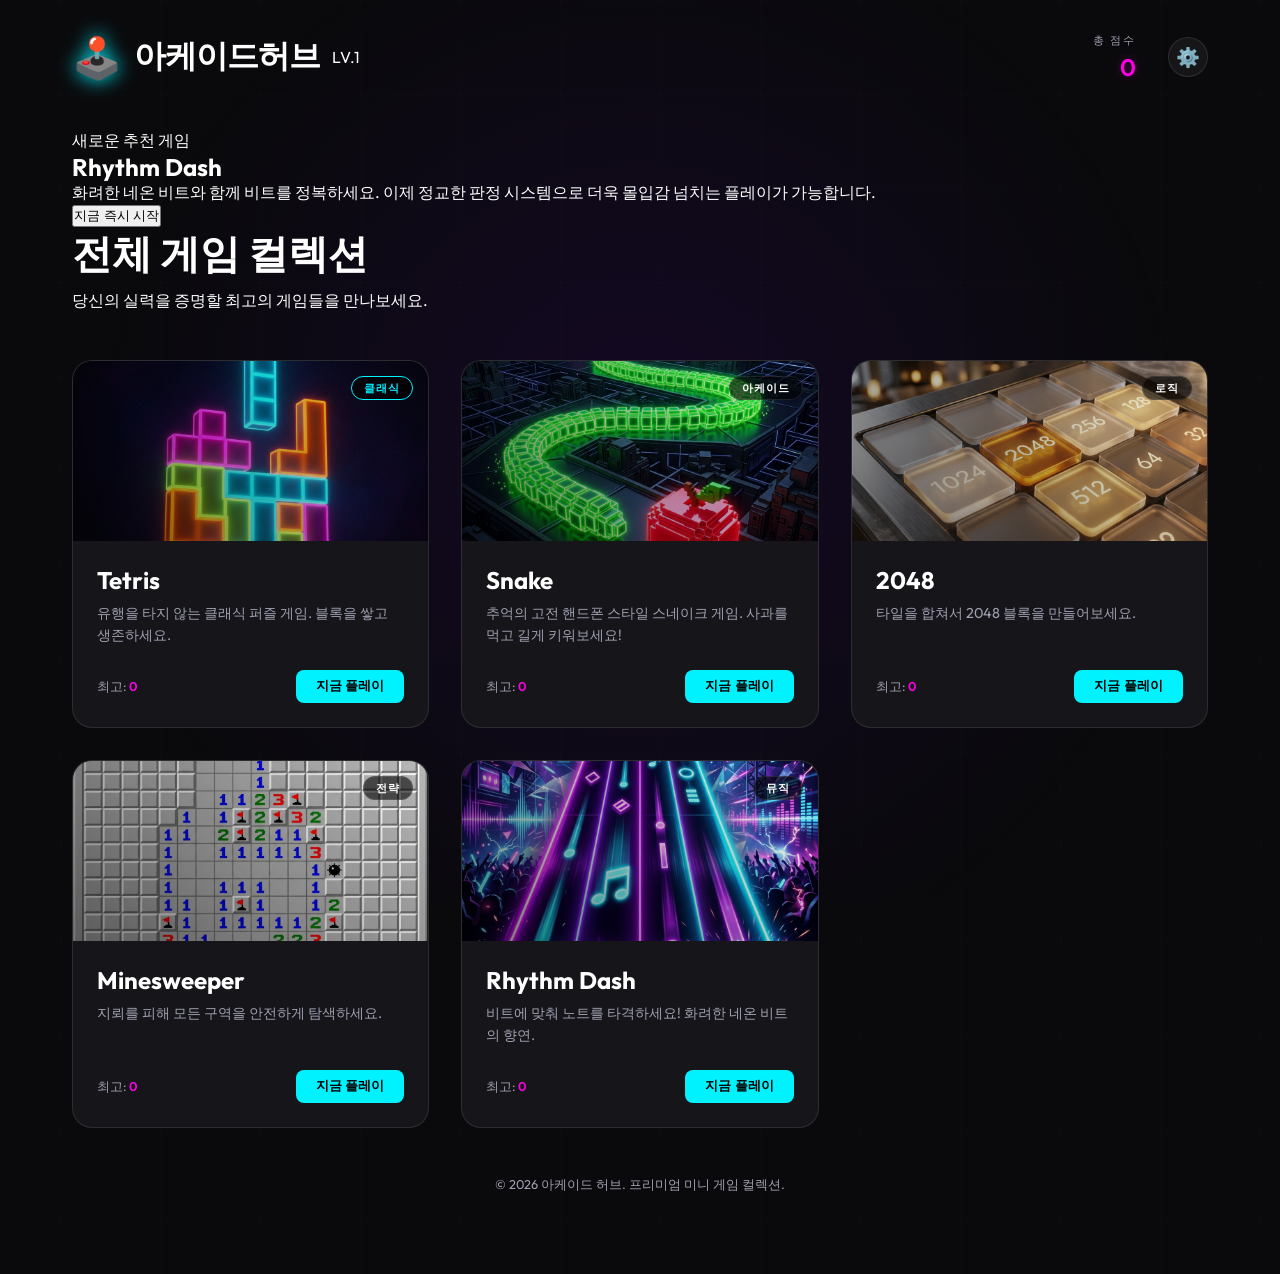
<file: index.html>
<!DOCTYPE html>
<html lang="ko">
<head>
    <meta charset="UTF-8">
    <meta name="viewport" content="width=device-width, initial-scale=1.0">
    <title>아케이드 허브 - 프리미엄 미니 게임</title>
    <link rel="stylesheet" href="style.css">
    <link href="https://fonts.googleapis.com/css2?family=Outfit:wght@300;400;600;800&display=swap" rel="stylesheet">
    <link rel="manifest" href="manifest.json">
    <meta name="theme-color" content="#7000ff">
    <meta name="mobile-web-app-capable" content="yes">
    <meta name="apple-mobile-web-app-status-bar-style" content="black-translucent">
</head>
<body>
    <div id="hub-app">
        <!-- Background Elements -->
        <div class="bg-glow"></div>
        <div class="bg-grid"></div>

        <!-- Header -->
        <header>
            <div class="logo">
                <span class="logo-icon">🕹️</span>
                <h1>아케이드<span>허브</span></h1>
            </div>
            <div class="user-stats">
                <div class="stat-item">
                    <span class="label">총 점수</span>
                    <span id="total-score" class="value">0</span>
                </div>
                <button id="btn-settings" class="btn-icon">⚙️</button>
            </div>
        </header>

        <!-- Main Content -->
        <main id="main-content">
            <section id="game-selection" class="screen active">
                <div class="hero-section">
                    <div class="hero-content">
                        <span class="hero-tag">새로운 추천 게임</span>
                        <h2>Rhythm Dash</h2>
                        <p>화려한 네온 비트와 함께 비트를 정복하세요. 이제 정교한 판정 시스템으로 더욱 몰입감 넘치는 플레이가 가능합니다.</p>
                        <button class="btn-hero-play" data-game="rhythm">지금 즉시 시작</button>
                    </div>
                    <div class="hero-visual rhythm-visual">
                        <div class="neon-circle"></div>
                        <div class="neon-notes"></div>
                    </div>
                </div>

                <div class="section-title">
                    <h2>전체 게임 컬렉션</h2>
                    <p>당신의 실력을 증명할 최고의 게임들을 만나보세요.</p>
                </div>

                <div class="game-grid">
                    <!-- Tetris Card -->
                    <div class="game-card" data-game="tetris">
                        <div class="card-image tetris-bg">
                            <div class="card-overlay">
                                <span class="badge">클래식</span>
                            </div>
                        </div>
                        <div class="card-info">
                            <h3>Tetris</h3>
                            <p>유행을 타지 않는 클래식 퍼즐 게임. 블록을 쌓고 생존하세요.</p>
                            <div class="card-footer">
                                <span class="high-score">최고: <span id="tetris-high-score">0</span></span>
                                <button class="btn-play">지금 플레이</button>
                            </div>
                        </div>
                    </div>

                    <!-- Snake Card -->
                    <div class="game-card" data-game="snake">
                        <div class="card-image snake-bg">
                            <div class="card-overlay">
                                <span class="badge">아케이드</span>
                            </div>
                        </div>
                        <div class="card-info">
                            <h3>Snake</h3>
                            <p>추억의 고전 핸드폰 스타일 스네이크 게임. 사과를 먹고 길게 키워보세요!</p>
                            <div class="card-footer">
                                <span class="high-score">최고: <span id="snake-high-score">0</span></span>
                                <button class="btn-play">지금 플레이</button>
                            </div>
                        </div>
                    </div>

                    <!-- 2048 Card -->
                    <div class="game-card" data-game="2048">
                        <div class="card-image bg-2048">
                            <div class="card-overlay">
                                <span class="badge">로직</span>
                            </div>
                        </div>
                        <div class="card-info">
                            <h3>2048</h3>
                            <p>타일을 합쳐서 2048 블록을 만들어보세요.</p>
                            <div class="card-footer">
                                <span class="high-score">최고: <span id="2048-high-score">0</span></span>
                                <button class="btn-play">지금 플레이</button>
                            </div>
                        </div>
                    </div>

                    <!-- Minesweeper Card -->
                    <div class="game-card" data-game="minesweeper">
                        <div class="card-image minesweeper-bg">
                            <div class="card-overlay">
                                <span class="badge">전략</span>
                            </div>
                        </div>
                        <div class="card-info">
                            <h3>Minesweeper</h3>
                            <p>지뢰를 피해 모든 구역을 안전하게 탐색하세요.</p>
                            <div class="card-footer">
                                <span class="high-score">최고: <span id="minesweeper-high-score">0</span></span>
                                <button class="btn-play">지금 플레이</button>
                            </div>
                        </div>
                    </div>

                    <!-- Rhythm Card -->
                    <div class="game-card" data-game="rhythm">
                        <div class="card-image bg-rhythm">
                            <div class="card-overlay">
                                <span class="badge">뮤직</span>
                            </div>
                        </div>
                        <div class="card-info">
                            <h3>Rhythm Dash</h3>
                            <p>비트에 맞춰 노트를 타격하세요! 화려한 네온 비트의 향연.</p>
                            <div class="card-footer">
                                <span class="high-score">최고: <span id="rhythm-high-score">0</span></span>
                                <button class="btn-play">지금 플레이</button>
                            </div>
                        </div>
                    </div>
                </div>
            </section>

            <!-- Game Container -->
            <section id="game-view" class="screen">
                <div class="game-header">
                    <button id="btn-back-to-hub" class="btn-back">
                        <span class="icon">←</span> 허브로 돌아가기
                    </button>
                    <h2 id="current-game-title">TETRIS</h2>
                </div>
                <div id="game-stage">
                    <!-- Game content will be injected here or controlled by sub-app scripts -->
                </div>
            </section>
        </main>

        <footer>
            <p>&copy; 2026 아케이드 허브. 프리미엄 미니 게임 컬렉션.</p>
        </footer>
    </div>

    <!-- Settings Modal (Moved to top level) -->
    <div id="settings-modal" class="modal-overlay">
        <div class="glass-panel modal-content">
            <button id="btn-close-settings" class="modal-close">&times;</button>
            <h2>설정</h2>
            <div class="settings-group">
                <div class="setting-item">
                    <span>효과음</span>
                    <label class="switch">
                        <input type="checkbox" id="toggle-sound" checked>
                        <span class="slider"></span>
                    </label>
                </div>
                <div class="setting-item">
                    <span>배경음악</span>
                    <label class="switch">
                        <input type="checkbox" id="toggle-music" checked>
                        <span class="slider"></span>
                    </label>
                </div>
                <div class="setting-item">
                    <span>모든 점수 초기화</span>
                    <button id="btn-clear-scores" class="btn-danger">데이터 초기화</button>
                </div>
            </div>
        </div>
    </div>

    <!-- Scripts -->
    <script src="main.js"></script>
    <script>
        if ('serviceWorker' in navigator) {
            window.addEventListener('load', () => {
                // Use relative path for GitHub Pages
                const swPath = window.location.pathname.includes('mini-game-hub') 
                    ? '/mini-game-hub/sw.js' 
                    : './sw.js';
                navigator.serviceWorker.register(swPath)
                    .then(reg => console.log('Service Worker Registered'))
                    .catch(err => console.log('Service Worker Registration Failed', err));
            });
        }
    </script>
</body>
</html>
</file>
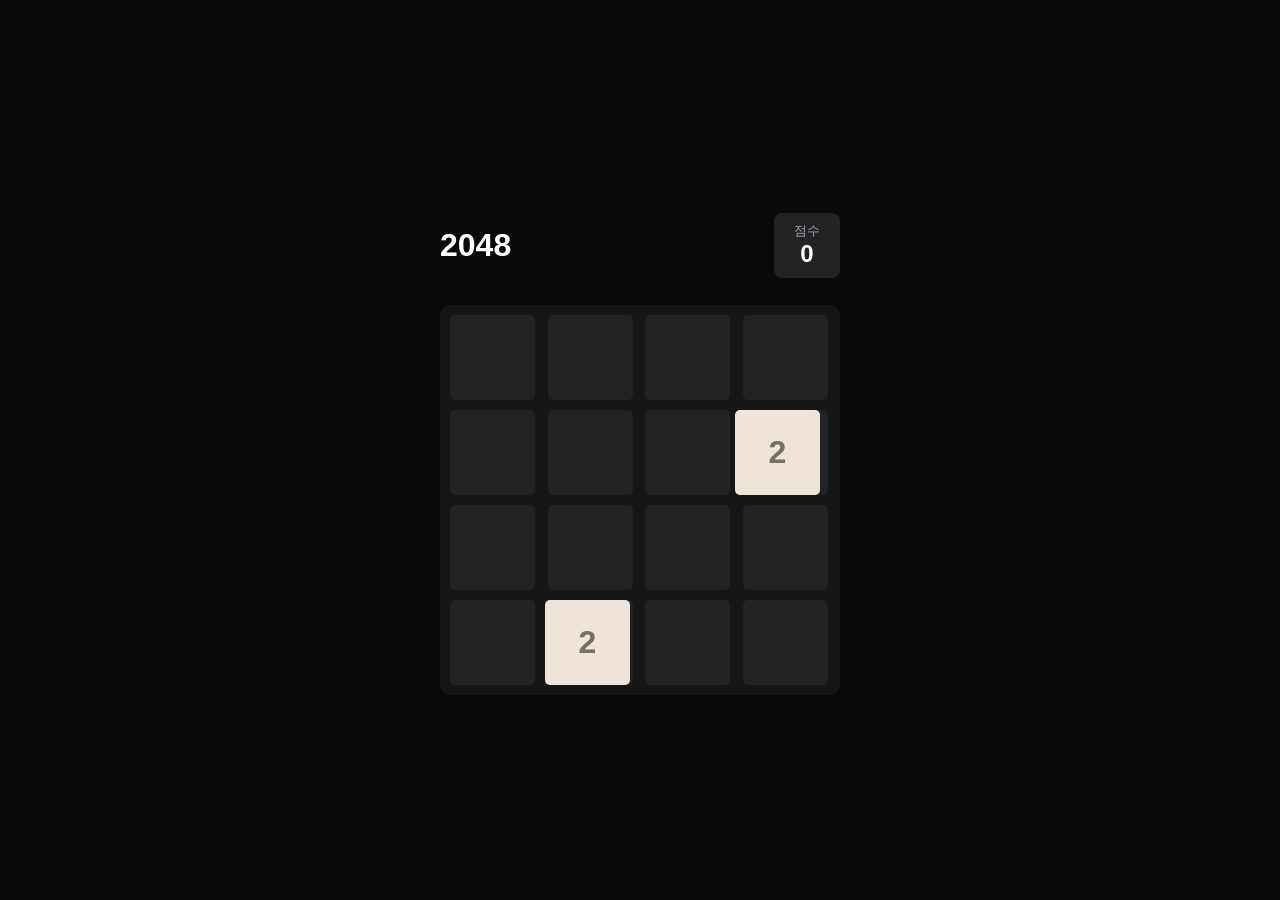
<file: games/2048/index.html>
<!DOCTYPE html>
<html lang="ko">
<head>
    <meta charset="UTF-8">
    <meta name="viewport" content="width=device-width, initial-scale=1.0">
    <title>2048 - Arcade Hub</title>
    <style>
        :root {
            --bg: #0a0a0c;
            --tile-bg: rgba(255, 255, 255, 0.05);
            --tile-2: #eee4da;
            --tile-4: #ede0c8;
            --tile-8: #f2b179;
            --tile-16: #f59563;
            --tile-32: #f67c5f;
            --tile-64: #f65e3b;
            --tile-128: #edcf72;
            --tile-256: #edcc61;
            --tile-512: #edc850;
            --tile-1024: #edc53f;
            --tile-2048: #edc22e;
        }
        body {
            margin: 0;
            background: var(--bg);
            color: #fff;
            font-family: 'Segoe UI', sans-serif;
            display: flex;
            justify-content: center;
            align-items: center;
            height: 100vh;
            overflow: hidden;
        }
        #game-container {
            width: 400px;
            position: relative;
        }
        .header {
            display: flex;
            justify-content: space-between;
            align-items: center;
            margin-bottom: 20px;
        }
        .score-box {
            background: rgba(255, 255, 255, 0.1);
            padding: 10px 20px;
            border-radius: 8px;
            text-align: center;
        }
        .score-label { font-size: 0.8rem; color: #a0a0b0; }
        .score-val { font-size: 1.5rem; font-weight: bold; }

        .grid {
            background: rgba(255, 255, 255, 0.05);
            border-radius: 10px;
            padding: 10px;
            display: grid;
            grid-template-columns: repeat(4, 1fr);
            gap: 10px;
            position: relative;
        }
        .cell {
            width: 85px;
            height: 85px;
            background: var(--tile-bg);
            border-radius: 5px;
        }
        .tile {
            position: absolute;
            width: 85px;
            height: 85px;
            border-radius: 5px;
            display: flex;
            justify-content: center;
            align-items: center;
            font-size: 2rem;
            font-weight: bold;
            color: #776e65;
            transition: transform 0.15s ease-in-out, background 0.15s;
            z-index: 2;
        }
        .tile-new { animation: appear 0.2s ease; }
        @keyframes appear { from { opacity: 0; transform: scale(0); } to { opacity: 1; transform: scale(1); } }

        .tile-2 { background: #eee4da; }
        .tile-4 { background: #ede0c8; }
        .tile-8 { background: #f2b179; color: #fff; }
        .tile-16 { background: #f59563; color: #fff; }
        .tile-32 { background: #f67c5f; color: #fff; }
        .tile-64 { background: #f65e3b; color: #fff; }
        .tile-128 { background: #edcf72; color: #fff; font-size: 1.5rem; }
        .tile-256 { background: #edcc61; color: #fff; font-size: 1.5rem; }
        .tile-512 { background: #edc850; color: #fff; font-size: 1.5rem; }
        .tile-1024 { background: #edc53f; color: #fff; font-size: 1.2rem; }
        .tile-2048 { background: #edc22e; color: #fff; font-size: 1.2rem; box-shadow: 0 0 20px rgba(237, 194, 46, 0.5); }

        #overlay {
            position: absolute;
            top: 0;
            left: 0;
            width: 100%;
            height: 100%;
            background: rgba(0, 0, 0, 0.8);
            display: flex;
            flex-direction: column;
            justify-content: center;
            align-items: center;
            border-radius: 10px;
            z-index: 10;
            display: none;
        }
        #overlay.active { display: flex; }
        button {
            padding: 10px 20px;
            background: #edc22e;
            border: none;
            border-radius: 5px;
            font-weight: bold;
            cursor: pointer;
            margin-top: 20px;
        }
        .hidden { display: none !important; }
    </style>
</head>
<body>
    <div id="game-container">
        <div class="header">
            <h1>2048</h1>
            <div class="score-box">
                <div class="score-label">점수</div>
                <div id="score" class="score-val">0</div>
            </div>
        </div>
        <div id="grid" class="grid">
            <!-- Background cells -->
            <div class="cell"></div><div class="cell"></div><div class="cell"></div><div class="cell"></div>
            <div class="cell"></div><div class="cell"></div><div class="cell"></div><div class="cell"></div>
            <div class="cell"></div><div class="cell"></div><div class="cell"></div><div class="cell"></div>
            <div class="cell"></div><div class="cell"></div><div class="cell"></div><div class="cell"></div>
        </div>
        <div id="overlay">
            <h1 style="color: #ff3e3e; font-size: 3rem; margin-bottom: 0;">FAILED</h1>
            <p style="font-size: 1.5rem; margin: 10px 0;">점수: <span id="final-score">0</span></p>
            <div style="display: flex; gap: 10px;">
                <button onclick="resetGame()">다시 하기</button>
                <button onclick="window.parent.history.back()" style="background: rgba(255,255,255,0.1); color: #fff; border: 1px solid rgba(255,255,255,0.2);">돌아가기</button>
            </div>
        </div>
    </div>

    <script>
        const gridContainer = document.getElementById('grid');
        const scoreEl = document.getElementById('score');
        const overlay = document.getElementById('overlay');
        const statusEl = document.getElementById('status');

        let grid = Array(16).fill(null); // Each entry: { value, id, mergedFrom? }
        let score = 0;
        let nextId = 1;

        function init() {
            grid = Array(16).fill(null);
            score = 0;
            nextId = 1;
            document.querySelectorAll('.tile').forEach(t => t.remove());
            addRandom();
            addRandom();
            updateUI();
        }

        function addRandom() {
            const empty = grid.map((v, i) => v === null ? i : -1).filter(v => v !== -1);
            if (empty.length === 0) return;
            const idx = empty[Math.floor(Math.random() * empty.length)];
            grid[idx] = { value: Math.random() < 0.9 ? 2 : 4, id: nextId++ };
        }

        function updateUI() {
            const currentTiles = document.querySelectorAll('.tile');
            const tileIdsInGrid = grid.filter(v => v !== null).map(v => v.id);
            
            // Remove tiles no longer in grid (after transition)
            currentTiles.forEach(tile => {
                const id = parseInt(tile.dataset.id);
                if (!tileIdsInGrid.includes(id) && !tile.classList.contains('merging')) {
                    tile.remove();
                }
            });

            grid.forEach((tileData, i) => {
                if (tileData === null) return;

                let tile = document.querySelector(`.tile[data-id="${tileData.id}"]`);
                if (!tile) {
                    tile = document.createElement('div');
                    tile.dataset.id = tileData.id;
                    tile.className = `tile tile-${tileData.value} tile-new`;
                    tile.textContent = tileData.value;
                    gridContainer.appendChild(tile);
                } else {
                    tile.className = `tile tile-${tileData.value}`;
                    tile.textContent = tileData.value;
                }

                const row = Math.floor(i / 4);
                const col = i % 4;
                tile.style.transform = `translate(${col * 95 + 10}px, ${row * 95 + 10}px)`;
            });

            scoreEl.textContent = score;
            
            if (window.parent && window.parent.updateHighScore) {
                window.parent.updateHighScore('2048', score);
            }
        }

        function move(dir) {
            let hasChanged = false;
            let mergedThisTurn = false;
            
            // Helper to slide/merge a single line
            function processLine(line) {
                let newLine = line.filter(v => v !== null);
                for (let i = 0; i < newLine.length - 1; i++) {
                    if (newLine[i].value === newLine[i+1].value) {
                        const mergedVal = newLine[i].value * 2;
                        score += mergedVal;
                        // Mark for removal later or just update
                        newLine[i] = { value: mergedVal, id: newLine[i].id }; // Keep the ID of the first one
                        newLine.splice(i+1, 1);
                        mergedThisTurn = true;
                        hasChanged = true;
                    }
                }
                while (newLine.length < 4) newLine.push(null);
                return newLine;
            }

            const getIdx = (r, c) => r * 4 + c;

            if (dir === 'left' || dir === 'right') {
                for (let r = 0; r < 4; r++) {
                    let row = [grid[getIdx(r, 0)], grid[getIdx(r, 1)], grid[getIdx(r, 2)], grid[getIdx(r, 3)]];
                    if (dir === 'right') row.reverse();
                    
                    let processed = processLine(row);
                    if (dir === 'right') processed.reverse();
                    
                    for (let c = 0; c < 4; c++) {
                        const oldId = grid[getIdx(r, c)] ? grid[getIdx(r, c)].id : null;
                        const newId = processed[c] ? processed[c].id : null;
                        if (oldId !== newId || (grid[getIdx(r, c)] && processed[c] && grid[getIdx(r, c)].value !== processed[c].value)) {
                            hasChanged = true;
                        }
                        grid[getIdx(r, c)] = processed[c];
                    }
                }
            } else {
                for (let c = 0; c < 4; c++) {
                    let col = [grid[getIdx(0, c)], grid[getIdx(1, c)], grid[getIdx(2, c)], grid[getIdx(3, c)]];
                    if (dir === 'down') col.reverse();
                    
                    let processed = processLine(col);
                    if (dir === 'down') processed.reverse();
                    
                    for (let r = 0; r < 4; r++) {
                        const oldId = grid[getIdx(r, c)] ? grid[getIdx(r, c)].id : null;
                        const newId = processed[r] ? processed[r].id : null;
                        if (oldId !== newId || (grid[getIdx(r, c)] && processed[r] && grid[getIdx(r, c)].value !== processed[r].value)) {
                            hasChanged = true;
                        }
                        grid[getIdx(r, c)] = processed[r];
                    }
                }
            }

            if (hasChanged) {
                if (mergedThisTurn && window.parent && window.parent.playGameSound) {
                    window.parent.playGameSound('merge');
                }
                addRandom();
                updateUI();
                if (checkGameOver()) {
                    document.getElementById('final-score').textContent = score;
                    overlay.classList.add('active');
                }
            }
        }

        function checkGameOver() {
            if (grid.includes(null)) return false;
            for (let r = 0; r < 4; r++) {
                for (let c = 0; c < 4; c++) {
                    const val = grid[r * 4 + c].value;
                    if (c < 3 && val === grid[r * 4 + c + 1].value) return false;
                    if (r < 3 && val === grid[(r + 1) * 4 + c].value) return false;
                }
            }
            return true;
        }

        function resetGame() {
            overlay.classList.remove('active');
            init();
        }

        window.addEventListener('keydown', e => {
            if (overlay.classList.contains('active')) return;
            if (e.key === 'ArrowLeft') move('left');
            if (e.key === 'ArrowRight') move('right');
            if (e.key === 'ArrowUp') move('up');
            if (e.key === 'ArrowDown') move('down');
        });

        init();
    </script>
</body>
</html>
</file>
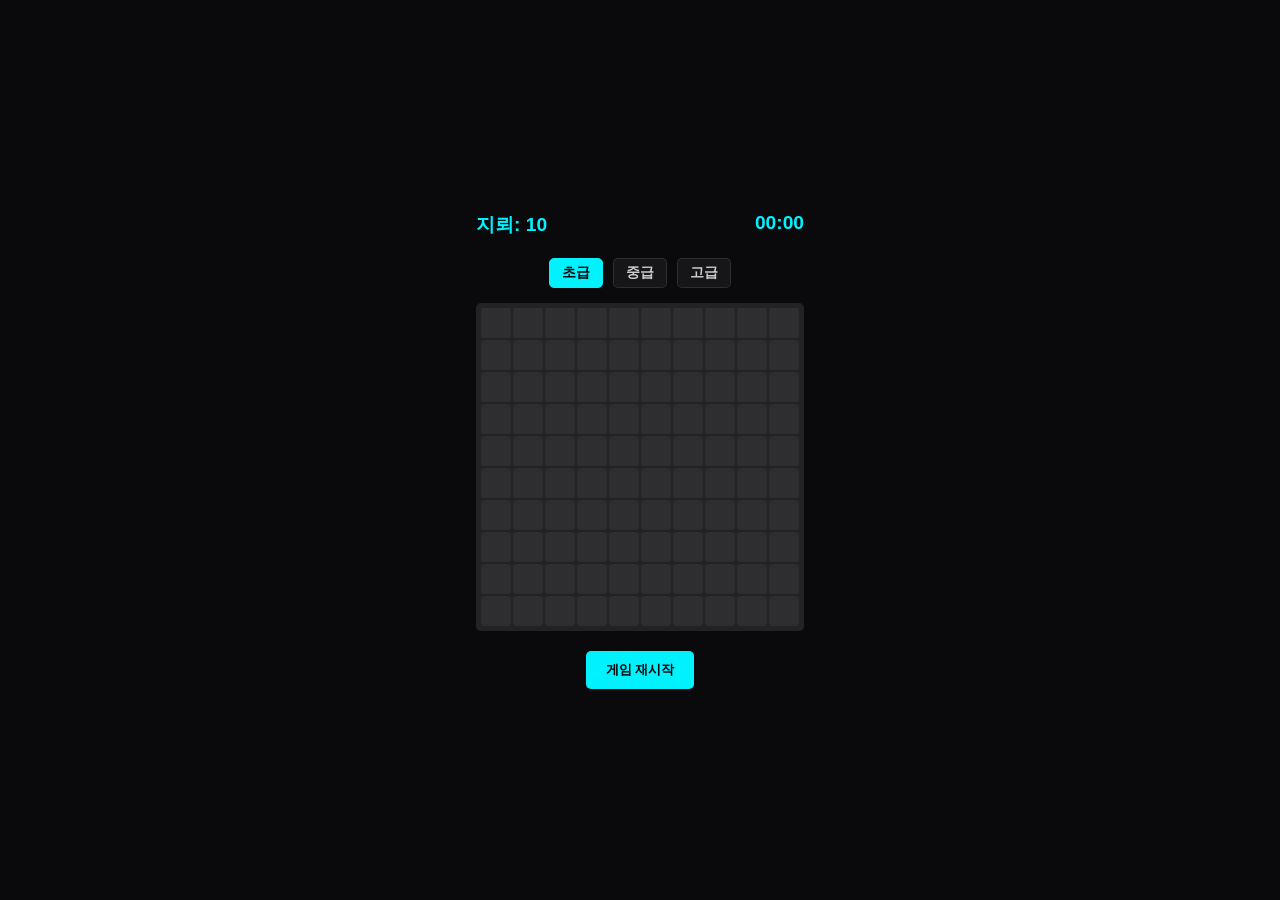
<file: games/minesweeper/index.html>
<!DOCTYPE html>
<html lang="ko">
<head>
    <meta charset="UTF-8">
    <meta name="viewport" content="width=device-width, initial-scale=1.0">
    <title>Minesweeper - Arcade Hub</title>
    <style>
        body {
            margin: 0;
            background: #0a0a0c;
            color: #fff;
            font-family: 'Segoe UI', sans-serif;
            display: flex;
            justify-content: center;
            align-items: center;
            height: 100vh;
            overflow: hidden;
        }
        #game-container {
            text-align: center;
        }
        .header {
            display: flex;
            justify-content: space-between;
            margin-bottom: 20px;
            font-weight: bold;
            font-size: 1.2rem;
            color: #00f2ff;
        }
        #overlay {
            position: absolute;
            top: 0;
            left: 0;
            width: 100%;
            height: 100%;
            background: rgba(0, 0, 0, 0.85);
            display: none;
            flex-direction: column;
            justify-content: center;
            align-items: center;
            z-index: 10;
            border-radius: 10px;
            backdrop-filter: blur(5px);
        }
        #overlay.active { display: flex; }
        #grid {
            display: grid;
            grid-template-columns: repeat(var(--cols, 10), 30px);
            gap: 2px;
            background: rgba(255, 255, 255, 0.1);
            padding: 5px;
            border-radius: 5px;
            margin: 0 auto;
            max-width: 95vw;
            max-height: 70vh;
            overflow: auto;
        }
        .cell {
            width: 30px;
            height: 30px;
            background: rgba(255, 255, 255, 0.05);
            border-radius: 3px;
            display: flex;
            justify-content: center;
            align-items: center;
            cursor: pointer;
            font-weight: bold;
            font-size: 0.9rem;
            transition: background 0.2s;
        }
        .cell:hover { background: rgba(255, 255, 255, 0.15); }
        .cell.revealed { background: rgba(255, 255, 255, 0.2); cursor: default; }
        .cell.mine { background: #ff3e3e !important; }
        .cell.flagged::after { content: '🚩'; font-size: 0.7rem; }
        
        .n1 { color: #00f2ff; }
        .n2 { color: #00ff9d; }
        .n3 { color: #ff00e5; }
        .n4 { color: #7000ff; }
        .n5 { color: #ff9d00; }
        .n6 { color: #ff3e3e; }
        
        .controls {
            display: flex;
            justify-content: center;
            gap: 10px;
            margin-bottom: 15px;
        }
        .difficulty-btn {
            padding: 5px 12px;
            font-size: 0.85rem;
            background: rgba(255,255,255,0.05);
            color: #ccc;
            border: 1px solid rgba(255,255,255,0.1);
            margin-top: 0;
            cursor: pointer;
            border-radius: 5px;
        }
        .difficulty-btn.active {
            background: #00f2ff;
            color: #000;
            border-color: #00f2ff;
        }
        button {
            margin-top: 20px;
            padding: 10px 20px;
            background: #00f2ff;
            border: none;
            border-radius: 5px;
            cursor: pointer;
            font-weight: bold;
        }
        .hidden { display: none !important; }
    </style>
</head>
<body>
    <div id="game-container">
        <div class="header">
            <div>지뢰: <span id="mine-count">10</span></div>
            <div id="timer">00:00</div>
        </div>
        <div class="controls">
            <button class="difficulty-btn active" onclick="setDifficulty('beginner')">초급</button>
            <button class="difficulty-btn" onclick="setDifficulty('intermediate')">중급</button>
            <button class="difficulty-btn" onclick="setDifficulty('expert')">고급</button>
        </div>
        <div id="grid"></div>
        <button onclick="init()">게임 재시작</button>

        <div id="overlay">
            <h1 id="status-text" style="font-size: 3rem; margin-bottom: 0;">FAILED</h1>
            <p id="final-info" style="font-size: 1.2rem; margin: 10px 0;">시간: <span id="final-time">0</span>초</p>
            <div style="display: flex; gap: 10px; margin-top: 20px; justify-content: center;">
                <button onclick="init()">다시 하기</button>
                <button onclick="window.parent.history.back()" style="background: rgba(255,255,255,0.1); color: #fff; border: 1px solid rgba(255,255,255,0.2);">돌아가기</button>
            </div>
        </div>
    </div>

    <script>
        const gridEl = document.getElementById('grid');
        const mineCountEl = document.getElementById('mine-count');
        const timerEl = document.getElementById('timer');

        const DIFFICULTIES = {
            beginner: { rows: 10, cols: 10, mines: 10 },
            intermediate: { rows: 16, cols: 16, mines: 40 },
            expert: { rows: 16, cols: 30, mines: 99 }
        };

        let currentDiff = 'beginner';
        let cells = [];
        let revealedCount = 0;
        let isGameOver = false;
        let isFirstMove = true;
        let timer = 0;
        let timerInterval = null;

        function setDifficulty(diff) {
            currentDiff = diff;
            document.querySelectorAll('.difficulty-btn').forEach(btn => {
                btn.classList.remove('active');
                if (btn.textContent === (diff === 'beginner' ? '초급' : diff === 'intermediate' ? '중급' : '고급')) {
                    btn.classList.add('active');
                }
            });
            init();
        }

        function init() {
            const { rows, cols, mines } = DIFFICULTIES[currentDiff];
            gridEl.innerHTML = '';
            gridEl.style.setProperty('--cols', cols);
            cells = [];
            revealedCount = 0;
            isGameOver = false;
            isFirstMove = true;
            timer = 0;
            clearInterval(timerInterval);
            timerEl.textContent = '00:00';
            document.getElementById('overlay').classList.remove('active');
            
            // Create cells
            for (let i = 0; i < rows * cols; i++) {
                const cell = {
                    idx: i,
                    isMine: false,
                    isRevealed: false,
                    isFlagged: false,
                    neighborMines: 0,
                    el: document.createElement('div')
                };
                cell.el.className = 'cell';
                cell.el.onclick = () => reveal(i);
                cell.el.oncontextmenu = (e) => {
                    e.preventDefault();
                    toggleFlag(i);
                };
                gridEl.appendChild(cell.el);
                cells.push(cell);
            }

            mineCountEl.textContent = mines;
        }

        function placeMines(safeIdx) {
            const { rows, cols, mines } = DIFFICULTIES[currentDiff];
            let placed = 0;
            
            // Define safe zone (clicked cell + neighbors)
            const safeZone = new Set();
            const sr = Math.floor(safeIdx / cols);
            const sc = safeIdx % cols;
            for (let dr = -1; dr <= 1; dr++) {
                for (let dc = -1; dc <= 1; dc++) {
                    const nr = sr + dr, nc = sc + dc;
                    if (nr >= 0 && nr < rows && nc >= 0 && nc < cols) {
                        safeZone.add(nr * cols + nc);
                    }
                }
            }

            while (placed < mines) {
                const idx = Math.floor(Math.random() * cells.length);
                if (!cells[idx].isMine && !safeZone.has(idx)) {
                    cells[idx].isMine = true;
                    placed++;
                }
            }

            // Calculate neighbors
            cells.forEach(cell => {
                if (cell.isMine) return;
                const r = Math.floor(cell.idx / cols);
                const c = cell.idx % cols;
                for (let dr = -1; dr <= 1; dr++) {
                    for (let dc = -1; dc <= 1; dc++) {
                        const nr = r + dr;
                        const nc = c + dc;
                        if (nr >= 0 && nr < rows && nc >= 0 && nc < cols) {
                            if (cells[nr * cols + nc].isMine) cell.neighborMines++;
                        }
                    }
                }
            });
        }

        function startTimer() {
            timerInterval = setInterval(() => {
                timer++;
                const m = Math.floor(timer / 60).toString().padStart(2, '0');
                const s = (timer % 60).toString().padStart(2, '0');
                timerEl.textContent = `${m}:${s}`;
            }, 1000);
        }

        function toggleFlag(idx) {
            if (isGameOver || cells[idx].isRevealed) return;
            cells[idx].isFlagged = !cells[idx].isFlagged;
            cells[idx].el.classList.toggle('flagged');
            const flags = cells.filter(c => c.isFlagged).length;
            const { mines } = DIFFICULTIES[currentDiff];
            mineCountEl.textContent = mines - flags;
        }

        function reveal(idx) {
            if (isGameOver || cells[idx].isRevealed || cells[idx].isFlagged) return;

            if (isFirstMove) {
                isFirstMove = false;
                placeMines(idx);
                startTimer();
            }

            const cell = cells[idx];
            cell.isRevealed = true;
            cell.el.classList.add('revealed');

            if (cell.isMine) {
                if (window.parent && window.parent.playGameSound) {
                    window.parent.playGameSound('pop');
                }
                gameOver(false);
                return;
            }

            if (cell.neighborMines > 0) {
                cell.el.textContent = cell.neighborMines;
                cell.el.classList.add(`n${cell.neighborMines}`);
            } else {
                // Flood fill
                const { rows, cols } = DIFFICULTIES[currentDiff];
                const r = Math.floor(idx / cols);
                const c = idx % cols;
                for (let dr = -1; dr <= 1; dr++) {
                    for (let dc = -1; dc <= 1; dc++) {
                        const nr = r + dr;
                        const nc = c + dc;
                        if (nr >= 0 && nr < rows && nc >= 0 && nc < cols) {
                            reveal(nr * cols + nc);
                        }
                    }
                }
            }

            const { rows, cols, mines } = DIFFICULTIES[currentDiff];
            revealedCount++;
            if (revealedCount === rows * cols - mines) {
                gameOver(true);
            }
        }

        function gameOver(win) {
            isGameOver = true;
            clearInterval(timerInterval);
            cells.forEach(c => {
                if (c.isMine) {
                    c.el.classList.add('mine');
                    c.el.textContent = '💣';
                }
            });
            
            const finalScore = win ? Math.max(0, 1000 - timer) : 0;
            const statusText = document.getElementById('status-text');
            const overlay = document.getElementById('overlay');
            
            document.getElementById('final-time').textContent = timer;
            
            if (win) {
                statusText.textContent = 'SUCCESS!';
                statusText.style.color = '#00ff9d';
                if (window.parent && window.parent.updateHighScore) {
                    window.parent.updateHighScore('minesweeper', finalScore);
                }
            } else {
                statusText.textContent = 'FAILED';
                statusText.style.color = '#ff3e3e';
                if (window.parent && window.parent.playGameSound) {
                    window.parent.playGameSound('over');
                }
            }
            overlay.classList.add('active');
        }

        init();
    </script>
</body>
</html>
</file>
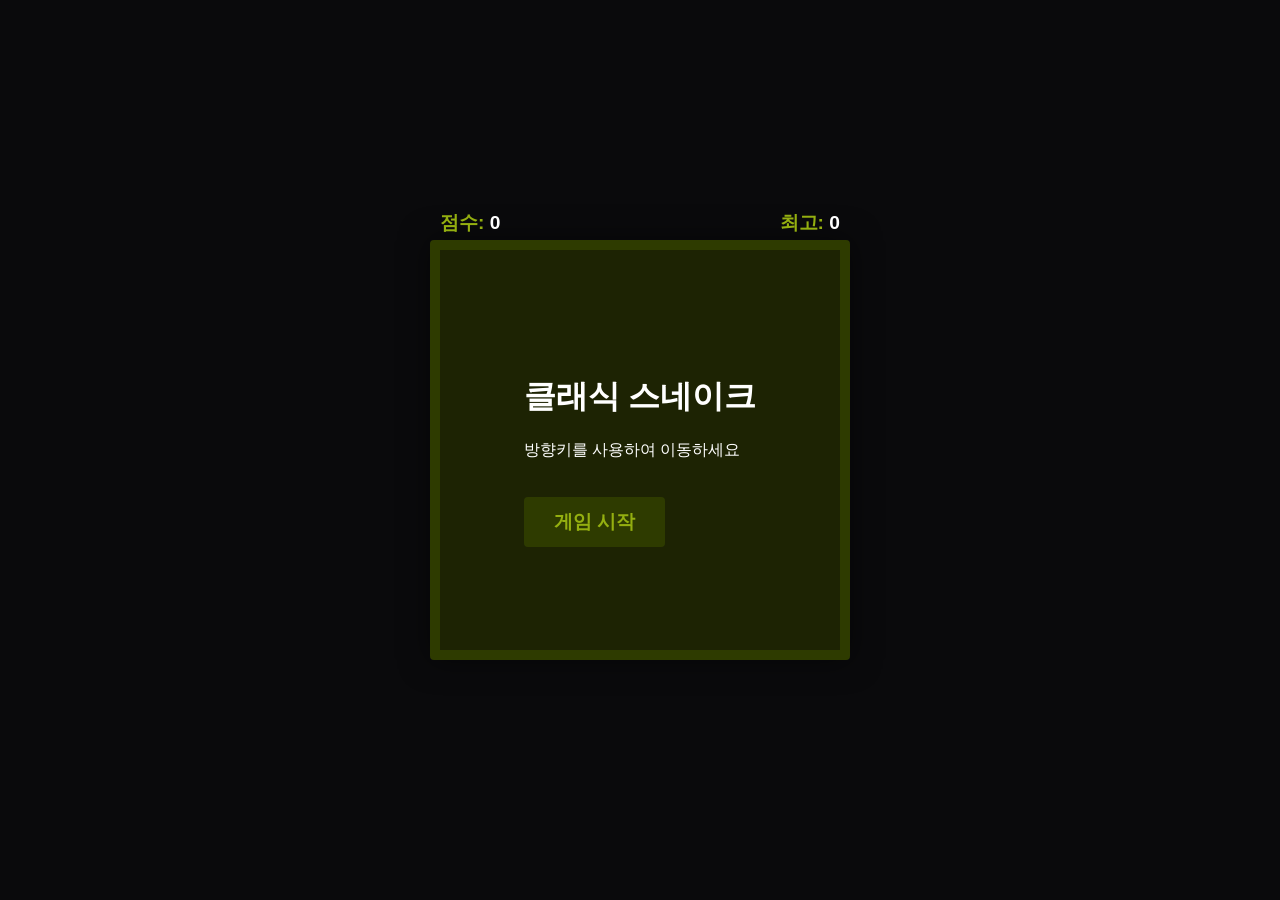
<file: games/snake/index.html>
<!DOCTYPE html>
<html lang="ko">
<head>
    <meta charset="UTF-8">
    <meta name="viewport" content="width=device-width, initial-scale=1.0">
    <title>Snake - Arcade Hub</title>
    <style>
        body {
            margin: 0;
            overflow: hidden;
            background: #0a0a0c;
            display: flex;
            justify-content: center;
            align-items: center;
            height: 100vh;
            color: #fff;
            font-family: 'Outfit', sans-serif;
        }
        #game-container {
            position: relative;
            border: 10px solid #2e3b00;
            box-shadow: 0 0 30px rgba(0, 0, 0, 0.5);
            border-radius: 4px;
            background: #94af10;
        }
        canvas {
            display: block;
        }
        #ui {
            position: absolute;
            top: -40px;
            left: 0;
            width: 100%;
            display: flex;
            justify-content: space-between;
            font-size: 1.2rem;
            font-weight: 800;
            color: #94af10;
        }
        .score-val { color: #fff; }
        #overlay {
            position: absolute;
            top: 0;
            left: 0;
            width: 100%;
            height: 100%;
            background: rgba(0, 0, 0, 0.8);
            display: flex;
            flex-direction: column;
            justify-content: center;
            align-items: center;
            z-index: 10;
        }
        #overlay.hidden { display: none; }
        button {
            padding: 12px 30px;
            font-size: 1.2rem;
            background: #2e3b00;
            color: #94af10;
            border: none;
            border-radius: 4px;
            cursor: pointer;
            font-weight: bold;
            margin-top: 20px;
            transition: 0.2s;
        }
        button:hover { 
            background: #fff; 
            color: #2e3b00;
        }
        .hidden { display: none !important; }
    </style>
</head>
<body>
    <div id="game-container">
        <div id="ui">
            <div>점수: <span id="score" class="score-val">0</span></div>
            <div>최고: <span id="high-score" class="score-val">0</span></div>
        </div>
        <canvas id="snake-canvas" width="400" height="400"></canvas>
        <div id="overlay">
            <div id="start-content">
                <h1>클래식 스네이크</h1>
                <p>방향키를 사용하여 이동하세요</p>
                <button id="btn-start">게임 시작</button>
            </div>
            <div id="fail-content" class="hidden">
                <h1 style="color: #ff3e3e;">FAILED</h1>
                <p>최종 점수: <span id="final-score">0</span></p>
                <button onclick="window.parent.history.back()">허브로 돌아가기</button>
                <button onclick="location.reload()" style="background: transparent; color: #fff; border: 1px solid #fff; margin-left: 10px;">다시 도전</button>
            </div>
        </div>
    </div>

    <script>
        const canvas = document.getElementById('snake-canvas');
        const ctx = canvas.getContext('2d');
        const scoreEl = document.getElementById('score');
        const highScoreEl = document.getElementById('high-score');
        const overlay = document.getElementById('overlay');
        const btnStart = document.getElementById('btn-start');

        const GRID_SIZE = 20;
        const TILE_COUNT = canvas.width / GRID_SIZE;

        let snake = [{ x: 10, y: 10 }];
        let food = { x: 5, y: 5 };
        let dx = 0;
        let dy = 0;
        let score = 0;
        let highScore = 0;
        let gameLoop = null;

        function draw() {
            // Background (Nokia LCD style)
            ctx.fillStyle = '#94af10';
            ctx.fillRect(0, 0, canvas.width, canvas.height);

            // Subtle Grid
            ctx.strokeStyle = 'rgba(46, 59, 0, 0.05)';
            for(let i=0; i<canvas.width; i+=GRID_SIZE) {
                ctx.beginPath(); ctx.moveTo(i, 0); ctx.lineTo(i, canvas.height); ctx.stroke();
                ctx.beginPath(); ctx.moveTo(0, i); ctx.lineTo(canvas.width, i); ctx.stroke();
            }

            // Food (Classic Red Apple)
            ctx.fillStyle = '#d30000';
            ctx.shadowBlur = 0; // Remove neon effects
            // Draw a rounded apple-like square
            ctx.fillRect(food.x * GRID_SIZE + 2, food.y * GRID_SIZE + 2, GRID_SIZE - 4, GRID_SIZE - 4);
            // Stem
            ctx.fillStyle = '#2e3b00';
            ctx.fillRect(food.x * GRID_SIZE + GRID_SIZE/2 - 1, food.y * GRID_SIZE, 2, 3);

            // Snake (Blocky Dark Green)
            ctx.shadowBlur = 0;
            snake.forEach((part, index) => {
                ctx.fillStyle = '#2e3b00';
                // Snake segments with a tiny gap for blocky look
                ctx.fillRect(part.x * GRID_SIZE + 1, part.y * GRID_SIZE + 1, GRID_SIZE - 2, GRID_SIZE - 2);
                
                // Eyes for the head
                if (index === 0) {
                    ctx.fillStyle = '#94af10';
                    if (dx === 1) { // Right
                        ctx.fillRect(part.x * GRID_SIZE + 14, part.y * GRID_SIZE + 4, 2, 2);
                        ctx.fillRect(part.x * GRID_SIZE + 14, part.y * GRID_SIZE + 14, 2, 2);
                    } else if (dx === -1) { // Left
                        ctx.fillRect(part.x * GRID_SIZE + 4, part.y * GRID_SIZE + 4, 2, 2);
                        ctx.fillRect(part.x * GRID_SIZE + 4, part.y * GRID_SIZE + 14, 2, 2);
                    } else if (dy === 1) { // Down
                        ctx.fillRect(part.x * GRID_SIZE + 4, part.y * GRID_SIZE + 14, 2, 2);
                        ctx.fillRect(part.x * GRID_SIZE + 14, part.y * GRID_SIZE + 14, 2, 2);
                    } else { // Up
                        ctx.fillRect(part.x * GRID_SIZE + 4, part.y * GRID_SIZE + 4, 2, 2);
                        ctx.fillRect(part.x * GRID_SIZE + 14, part.y * GRID_SIZE + 4, 2, 2);
                    }
                }
            });
        }

        function move() {
            const head = { x: snake[0].x + dx, y: snake[0].y + dy };
            
            // Wall collision
            if (head.x < 0 || head.x >= TILE_COUNT || head.y < 0 || head.y >= TILE_COUNT) {
                gameOver();
                return;
            }

            // Self collision
            if (snake.some(part => part.x === head.x && part.y === head.y)) {
                gameOver();
                return;
            }

            snake.unshift(head);

            // Food collision
            if (head.x === food.x && head.y === food.y) {
                score += 10;
                scoreEl.textContent = score;
                placeFood();
                if (window.parent && window.parent.playGameSound) {
                    window.parent.playGameSound('eat');
                }
                if (window.parent && window.parent.updateHighScore) {
                    window.parent.updateHighScore('snake', score);
                }
            } else {
                snake.pop();
            }
        }

        function placeFood() {
            food = {
                x: Math.floor(Math.random() * TILE_COUNT),
                y: Math.floor(Math.random() * TILE_COUNT)
            };
            // Don't place food on snake
            if (snake.some(part => part.x === food.x && part.y === food.y)) {
                placeFood();
            }
        }

        function gameOver() {
            clearInterval(gameLoop);
            document.getElementById('start-content').classList.add('hidden');
            document.getElementById('fail-content').classList.remove('hidden');
            document.getElementById('final-score').textContent = score;
            overlay.classList.remove('hidden');
        }

        function update() {
            move();
            draw();
        }

        function startGame() {
            snake = [{ x: 10, y: 10 }];
            dx = 1; dy = 0;
            score = 0;
            scoreEl.textContent = score;
            placeFood();
            overlay.classList.add('hidden');
            if (gameLoop) clearInterval(gameLoop);
            gameLoop = setInterval(update, 150); // Slower speed (150ms instead of 100ms)
        }

        window.addEventListener('keydown', e => {
            switch(e.key) {
                case 'ArrowUp': if(dy !== 1) { dx = 0; dy = -1; } break;
                case 'ArrowDown': if(dy !== -1) { dx = 0; dy = 1; } break;
                case 'ArrowLeft': if(dx !== 1) { dx = -1; dy = 0; } break;
                case 'ArrowRight': if(dx !== -1) { dx = 1; dy = 0; } break;
            }
        });

        btnStart.onclick = startGame;

        // Load high score from hub context if possible
        if (window.parent && window.parent.highScores) {
            highScoreEl.textContent = window.parent.highScores.snake || 0;
        }
    </script>
</body>
</html>
</file>
<file: style.css>
:root {
    --bg-dark: #0a0a0c;
    --bg-card: #15151a;
    --accent-cyan: #00f2ff;
    --accent-magenta: #ff00e5;
    --accent-purple: #7000ff;
    --text-main: #ffffff;
    --text-dim: #a0a0b0;
    --glass: rgba(255, 255, 255, 0.05);
    --glass-border: rgba(255, 255, 255, 0.1);
    --shadow-neon: 0 0 20px rgba(0, 242, 255, 0.2);
    --transition-fast: 0.2s cubic-bezier(0.4, 0, 0.2, 1);
    --transition-slow: 0.5s cubic-bezier(0.4, 0, 0.2, 1);
}

* {
    margin: 0;
    padding: 0;
    box-sizing: border-box;
    -webkit-font-smoothing: antialiased;
}

body {
    font-family: 'Outfit', sans-serif;
    background-color: var(--bg-dark);
    color: var(--text-main);
    overflow-x: hidden;
    min-height: 100vh;
}

/* Background Effects */
.bg-glow {
    position: fixed;
    top: 0;
    left: 0;
    width: 100%;
    height: 100%;
    background: radial-gradient(circle at 50% 50%, rgba(112, 0, 255, 0.1), transparent 70%);
    z-index: -2;
}

.bg-grid {
    position: fixed;
    top: 0;
    left: 0;
    width: 100%;
    height: 100%;
    background-image: 
        linear-gradient(rgba(255, 255, 255, 0.02) 1px, transparent 1px),
        linear-gradient(90deg, rgba(255, 255, 255, 0.02) 1px, transparent 1px);
    background-size: 50px 50px;
    z-index: -1;
    perspective: 1000px;
    transform: rotateX(20deg) scale(2);
    transform-origin: top;
    opacity: 0.5;
}

#hub-app {
    max-width: 1200px;
    margin: 0 auto;
    padding: 2rem;
    min-height: 100vh;
    display: flex;
    flex-direction: column;
    transition: var(--transition-slow);
}

.screen {
    display: none;
    animation: fadeIn var(--transition-fast) forwards;
}

.screen.active {
    display: block;
}

/* Game Mode (Fullscreen UI) */
body.game-mode {
    overflow: hidden;
}

body.game-mode #hub-app {
    padding: 0;
    max-width: none;
}

body.game-mode header,
body.game-mode footer {
    display: none;
}

body.game-mode #main-content {
    height: 100vh;
}

body.game-mode #game-view {
    height: 100vh;
    display: flex;
    flex-direction: column;
}

body.game-mode #game-stage {
    flex-grow: 1;
    border-radius: 0;
    border: none;
    height: 100%;
}

body.game-mode .game-header {
    position: absolute;
    top: 20px;
    left: 20px;
    z-index: 10;
    margin-bottom: 0;
    background: rgba(0, 0, 0, 0.5);
    backdrop-filter: blur(10px);
    padding: 10px 20px;
    border-radius: 12px;
    border: 1px solid var(--glass-border);
    opacity: 0.3;
    transition: var(--transition-fast);
}

body.game-mode .game-header:hover {
    opacity: 1;
}

/* Header */
header {
    display: flex;
    justify-content: space-between;
    align-items: center;
    padding-bottom: 3rem;
}

.logo {
    display: flex;
    align-items: center;
    gap: 12px;
}

.logo-icon {
    font-size: 2.5rem;
    filter: drop-shadow(0 0 10px var(--accent-cyan));
}

.logo h1 {
    font-weight: 800;
    font-size: 2rem;
    letter-spacing: -1px;
}


.user-stats {
    display: flex;
    align-items: center;
    gap: 2rem;
}

.btn-icon {
    background: var(--glass);
    border: 1px solid var(--glass-border);
    color: var(--text-main);
    width: 40px;
    height: 40px;
    border-radius: 50%;
    display: flex;
    justify-content: center;
    align-items: center;
    cursor: pointer;
    font-size: 1.2rem;
    transition: var(--transition-fast);
}

.btn-icon:hover {
    background: var(--accent-purple);
    border-color: var(--accent-purple);
    transform: rotate(45deg);
}

.stat-item {
    text-align: right;
}

.stat-item .label {
    display: block;
    font-size: 0.7rem;
    color: var(--text-dim);
    letter-spacing: 2px;
    margin-bottom: 4px;
}

.stat-item .value {
    font-size: 1.5rem;
    font-weight: 600;
    color: var(--accent-magenta);
    text-shadow: 0 0 10px rgba(255, 0, 229, 0.3);
}

/* Section Title */
.section-title {
    margin-bottom: 3rem;
}

.section-title h2 {
    font-size: 2.5rem;
    font-weight: 700;
    margin-bottom: 0.5rem;
}


/* Game Grid */
.game-grid {
    display: grid;
    grid-template-columns: repeat(auto-fill, minmax(300px, 1fr));
    gap: 2rem;
}

.game-card {
    background: var(--bg-card);
    border-radius: 20px;
    overflow: hidden;
    border: 1px solid var(--glass-border);
    transition: var(--transition-fast);
    cursor: pointer;
    position: relative;
}

.game-card:hover {
    transform: translateY(-10px);
    border-color: var(--accent-cyan);
    box-shadow: 0 10px 30px rgba(0, 242, 255, 0.1), 0 0 20px rgba(0, 242, 255, 0.05);
}

.card-image {
    height: 180px;
    background-size: cover;
    background-position: center;
    position: relative;
}

.tetris-bg { background-image: linear-gradient(45deg, rgba(0,0,0,0.5), transparent), url('assets/tetris_cover.png'); }
.snake-bg { background-image: linear-gradient(45deg, rgba(0,0,0,0.5), transparent), url('assets/snake_cover_v2.png'); }
.bg-2048 { background-image: linear-gradient(45deg, rgba(0,0,0,0.5), transparent), url('assets/2048_cover.png'); }
.minesweeper-bg { background-image: linear-gradient(45deg, rgba(0,0,0,0.5), transparent), url('assets/minesweeper_cover.png'); }
.bg-rhythm { background-image: linear-gradient(45deg, rgba(0,0,0,0.5), transparent), url('assets/rhythm_cover.png'); }

.card-overlay {
    position: absolute;
    top: 15px;
    right: 15px;
}

.badge {
    padding: 4px 12px;
    background: rgba(0, 0, 0, 0.6);
    border: 1px solid var(--glass-border);
    border-radius: 20px;
    font-size: 0.7rem;
    font-weight: 600;
    text-transform: uppercase;
    letter-spacing: 1px;
}

.game-card[data-game="tetris"] .badge {
    color: var(--accent-cyan);
    border-color: var(--accent-cyan);
}

.card-info {
    padding: 1.5rem;
}

.card-info h3 {
    font-size: 1.5rem;
    margin-bottom: 0.5rem;
}

.card-info p {
    color: var(--text-dim);
    font-size: 0.9rem;
    line-height: 1.5;
    margin-bottom: 1.5rem;
    min-height: 2.7rem;
}

.card-footer {
    display: flex;
    justify-content: space-between;
    align-items: center;
}

.high-score {
    font-size: 0.8rem;
    color: var(--text-dim);
}

.high-score span {
    color: var(--accent-magenta);
    font-weight: 600;
}

.btn-play {
    padding: 8px 20px;
    background: var(--accent-cyan);
    color: #000;
    border: none;
    border-radius: 8px;
    font-weight: 700;
    font-size: 0.8rem;
    cursor: pointer;
    transition: var(--transition-fast);
}

.btn-play:hover {
    background: #fff;
    box-shadow: 0 0 15px var(--accent-cyan);
}

.game-card.locked {
    cursor: not-allowed;
}

.coming-soon {
    font-size: 0.8rem;
    color: var(--text-dim);
    font-style: italic;
}

/* Modal & Settings */
.modal-overlay {
    position: fixed;
    top: 0;
    left: 0;
    width: 100%;
    height: 100%;
    background: rgba(0, 0, 0, 0.8);
    backdrop-filter: blur(5px);
    z-index: 100;
    display: none;
    justify-content: center;
    align-items: center;
}

.modal-overlay.active { display: flex; }

.modal-content {
    background: var(--bg-card);
    width: 90%;
    max-width: 400px;
    padding: 2.5rem;
    border-radius: 24px;
    border: 1px solid var(--glass-border);
    position: relative;
}

.modal-close {
    position: absolute;
    top: 20px;
    right: 20px;
    background: transparent;
    border: none;
    color: var(--text-dim);
    font-size: 1.5rem;
    cursor: pointer;
}

.settings-group {
    margin-top: 2rem;
    display: flex;
    flex-direction: column;
    gap: 1.5rem;
}

.setting-item {
    display: flex;
    justify-content: space-between;
    align-items: center;
}

.btn-danger {
    background: #ff3e3e;
    color: #fff;
    border: none;
    padding: 8px 16px;
    border-radius: 8px;
    font-weight: 600;
    cursor: pointer;
}

/* Switch Component */
.switch {
    position: relative;
    display: inline-block;
    width: 50px;
    height: 24px;
}

.switch input { opacity: 0; width: 0; height: 0; }

.slider {
    position: absolute;
    cursor: pointer;
    top: 0; left: 0; right: 0; bottom: 0;
    background-color: var(--glass);
    transition: .4s;
    border-radius: 24px;
}

.slider:before {
    position: absolute;
    content: "";
    height: 18px; width: 18px;
    left: 3px; bottom: 3px;
    background-color: white;
    transition: .4s;
    border-radius: 50%;
}

input:checked + .slider { background-color: var(--accent-cyan); }
input:checked + .slider:before { transform: translateX(26px); }

@keyframes fadeIn {
    from { opacity: 0; transform: translateY(10px); }
    to { opacity: 1; transform: translateY(0); }
}

/* Game View */
.game-header {
    display: flex;
    align-items: center;
    gap: 2rem;
    margin-bottom: 2rem;
}

.btn-back {
    background: transparent;
    border: 1px solid var(--glass-border);
    color: var(--text-main);
    padding: 8px 16px;
    border-radius: 8px;
    cursor: pointer;
    font-weight: 600;
    font-size: 0.8rem;
    transition: var(--transition-fast);
}

.btn-back:hover {
    background: var(--glass);
    border-color: var(--text-main);
}

#game-stage {
    background: var(--bg-card);
    border-radius: 20px;
    border: 1px solid var(--glass-border);
    min-height: 700px;
    display: flex;
    justify-content: center;
    align-items: center;
    position: relative;
    overflow: hidden;
}

/* Footer */
footer {
    margin-top: auto;
    padding: 3rem 0;
    text-align: center;
    color: var(--text-dim);
    font-size: 0.8rem;
}

/* Responsive */
@media (max-width: 768px) {
    header {
        flex-direction: column;
        gap: 1rem;
        align-items: flex-start;
    }
    
    .logo-icon { font-size: 2rem; }
    .logo h1 { font-size: 1.5rem; }
    
    .section-title h2 { font-size: 2rem; }
}
</file>
